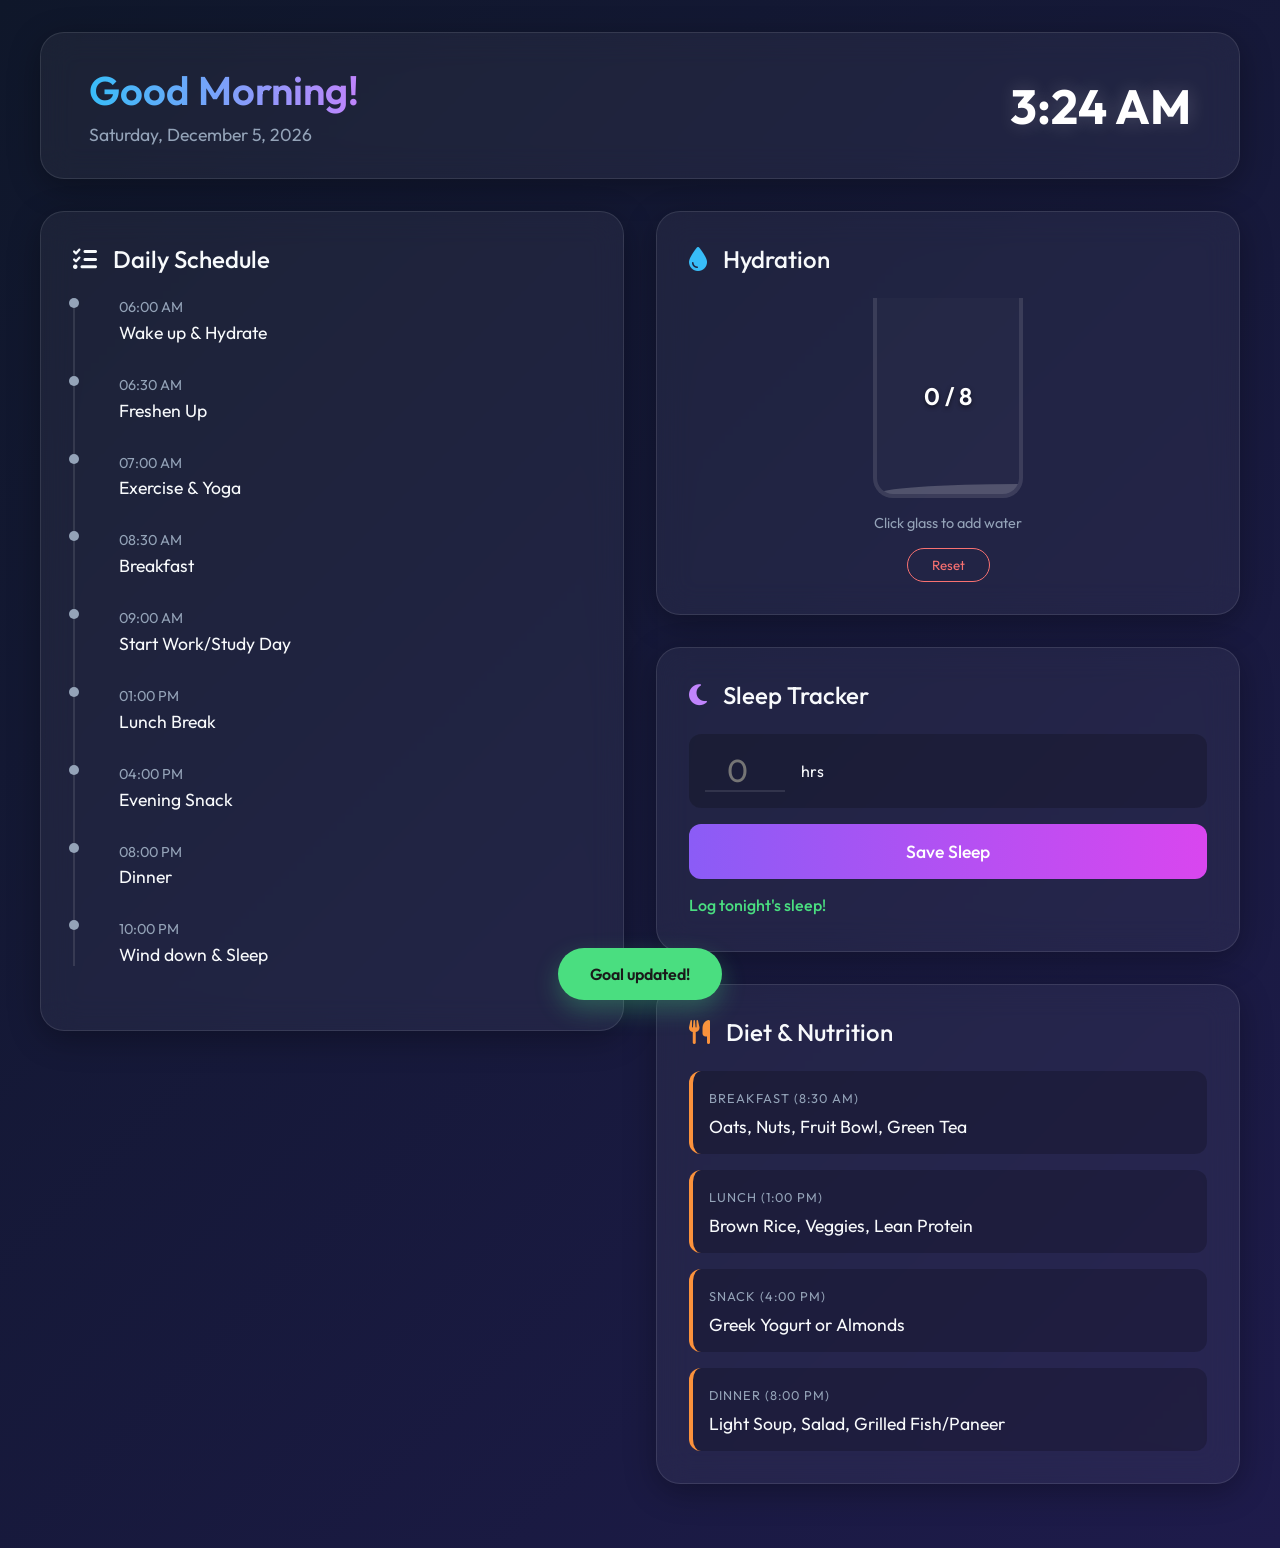
<file: DAILY TRACKER/index.html>
<!DOCTYPE html>
<html lang="en">
<head>
    <meta charset="UTF-8">
    <meta name="viewport" content="width=device-width, initial-scale=1.0">
    <title>Daily Routine & Habit Tracker</title>
    <!-- Modern Typography: Outfit -->
    <link href="https://fonts.googleapis.com/css2?family=Outfit:wght@300;400;500;600;700&display=swap" rel="stylesheet">
    <!-- FontAwesome for Icons -->
    <link rel="stylesheet" href="https://cdnjs.cloudflare.com/ajax/libs/font-awesome/6.4.0/css/all.min.css">
    <link rel="stylesheet" href="style.css">
</head>
<body>
    <div class="app-container">
        <!-- Header Section -->
        <header class="dashboard-header glass-panel">
            <div class="greeting-sec">
                <h1 id="greeting">Good Morning!</h1>
                <p id="current-date">Fetching date...</p>
            </div>
            <div class="time-sec">
                <h2 id="current-time">00:00</h2>
            </div>
        </header>

        <!-- Main Grid Layout -->
        <main class="dashboard-grid">
            
            <!-- Left Column: Schedule & Tasks -->
            <section class="left-col">
                <!-- Daily Schedule / Timeline -->
                <div class="widget timeline-widget glass-panel">
                    <div class="widget-header">
                        <i class="fa-solid fa-list-check"></i>
                        <h3>Daily Schedule</h3>
                    </div>
                    <ul class="timeline" id="schedule-timeline">
                        <li class="timeline-item" data-time="06:00">
                            <span class="time-label">06:00 AM</span>
                            <div class="timeline-content">Wake up & Hydrate</div>
                        </li>
                        <li class="timeline-item" data-time="06:30">
                            <span class="time-label">06:30 AM</span>
                            <div class="timeline-content">Freshen Up</div>
                        </li>
                        <li class="timeline-item" data-time="07:00">
                            <span class="time-label">07:00 AM</span>
                            <div class="timeline-content">Exercise & Yoga</div>
                        </li>
                        <li class="timeline-item" data-time="08:30">
                            <span class="time-label">08:30 AM</span>
                            <div class="timeline-content">Breakfast</div>
                        </li>
                        <li class="timeline-item" data-time="09:00">
                            <span class="time-label">09:00 AM</span>
                            <div class="timeline-content">Start Work/Study Day</div>
                        </li>
                        <li class="timeline-item" data-time="13:00">
                            <span class="time-label">01:00 PM</span>
                            <div class="timeline-content">Lunch Break</div>
                        </li>
                        <li class="timeline-item" data-time="16:00">
                            <span class="time-label">04:00 PM</span>
                            <div class="timeline-content">Evening Snack</div>
                        </li>
                        <li class="timeline-item" data-time="20:00">
                            <span class="time-label">08:00 PM</span>
                            <div class="timeline-content">Dinner</div>
                        </li>
                        <li class="timeline-item" data-time="22:00">
                            <span class="time-label">10:00 PM</span>
                            <div class="timeline-content">Wind down & Sleep</div>
                        </li>
                    </ul>
                </div>
            </section>

            <!-- Right Column: Habit Trackers -->
            <section class="right-col">
                
                <!-- Water Tracker Widget -->
                <div class="widget tracker-widget glass-panel">
                    <div class="widget-header">
                        <i class="fa-solid fa-droplet" style="color: var(--calm-blue);"></i>
                        <h3>Hydration</h3>
                    </div>
                    <div class="water-tracker">
                        <div class="water-glass" id="water-add-btn">
                            <div class="water-fill" id="water-fill-level"></div>
                            <span class="water-text"><span id="water-count">0</span> / 8</span>
                        </div>
                        <p class="tracker-hint">Click glass to add water</p>
                        <button class="reset-btn" id="water-reset">Reset</button>
                    </div>
                </div>

                <!-- Sleep Tracker Widget -->
                <div class="widget tracker-widget glass-panel">
                    <div class="widget-header">
                        <i class="fa-solid fa-moon" style="color: var(--neon-purple);"></i>
                        <h3>Sleep Tracker</h3>
                    </div>
                    <div class="sleep-tracker">
                        <div class="sleep-input-group">
                            <input type="number" id="sleep-hours" min="0" max="24" step="0.5" placeholder="0">
                            <span>hrs</span>
                        </div>
                        <button class="action-btn" id="save-sleep">Save Sleep</button>
                        <div class="sleep-feedback" id="sleep-feedback">Log tonight's sleep!</div>
                    </div>
                </div>

                <!-- Diet & Food Timetable Widget -->
                <div class="widget diet-widget glass-panel">
                    <div class="widget-header">
                        <i class="fa-solid fa-utensils" style="color: var(--vibrant-orange);"></i>
                        <h3>Diet & Nutrition</h3>
                    </div>
                    <div class="diet-cards">
                        <div class="diet-card">
                            <span class="meal-time">Breakfast (8:30 AM)</span>
                            <p>Oats, Nuts, Fruit Bowl, Green Tea</p>
                        </div>
                        <div class="diet-card">
                            <span class="meal-time">Lunch (1:00 PM)</span>
                            <p>Brown Rice, Veggies, Lean Protein</p>
                        </div>
                        <div class="diet-card">
                            <span class="meal-time">Snack (4:00 PM)</span>
                            <p>Greek Yogurt or Almonds</p>
                        </div>
                        <div class="diet-card">
                            <span class="meal-time">Dinner (8:00 PM)</span>
                            <p>Light Soup, Salad, Grilled Fish/Paneer</p>
                        </div>
                    </div>
                </div>

            </section>
        </main>
    </div>

    <!-- Toast Notification -->
    <div id="toast" class="toast">Goal updated!</div>

    <script src="app.js"></script>
</body>
</html>
</file>
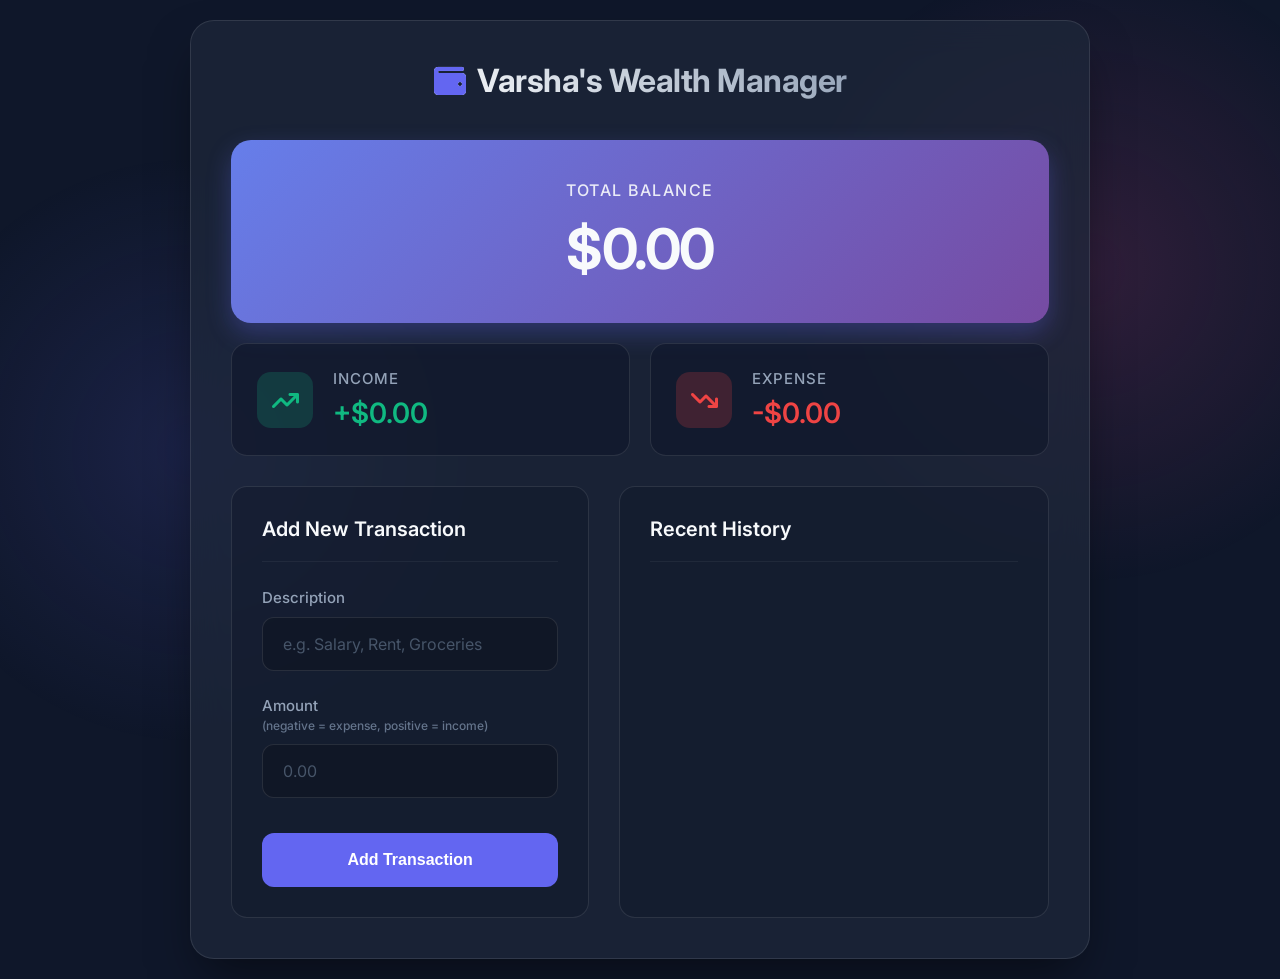
<file: MONEY MANAGER/index.html>
<!DOCTYPE html>
<html lang="en">

<head>
    <meta charset="UTF-8">
    <meta name="viewport" content="width=device-width, initial-scale=1.0">
    <title>Money Management Portal | Money Manager</title>
    <!-- Google Fonts: Inter -->
    <link href="https://fonts.googleapis.com/css2?family=Inter:wght@300;400;500;600;700&display=swap" rel="stylesheet">
    <!-- Font Awesome for Icons -->
    <link rel="stylesheet" href="https://cdnjs.cloudflare.com/ajax/libs/font-awesome/6.4.0/css/all.min.css">
    <link rel="stylesheet" href="styles.css">
</head>

<body>
    <div class="background-animation"></div>

    <div class="container glassmorphism">
        <header>
            <h1><i class="fa-solid fa-wallet"></i>Varsha's Wealth Manager</h1>
        </header>

        <section class="dashboard">
            <div class="balance-card">
                <h2>Total Balance</h2>
                <h1 id="balance">$0.00</h1>
            </div>

            <div class="summary">
                <div class="income-card">
                    <div class="icon"><i class="fa-solid fa-arrow-trend-up"></i></div>
                    <div>
                        <h3>Income</h3>
                        <p id="money-plus" class="money plus">+$0.00</p>
                    </div>
                </div>
                <div class="expense-card">
                    <div class="icon"><i class="fa-solid fa-arrow-trend-down"></i></div>
                    <div>
                        <h3>Expense</h3>
                        <p id="money-minus" class="money minus">-$0.00</p>
                    </div>
                </div>
            </div>
        </section>

        <section class="main-content">
            <div class="add-transaction glass-panel">
                <h3>Add New Transaction</h3>
                <form id="form">
                    <div class="form-control">
                        <label for="text">Description</label>
                        <input type="text" id="text" placeholder="e.g. Salary, Rent, Groceries" autocomplete="off" />
                    </div>
                    <div class="form-control">
                        <label for="amount">Amount <br /><small>(negative = expense, positive = income)</small></label>
                        <input type="number" id="amount" placeholder="0.00" step="0.01" />
                    </div>
                    <button class="btn" type="submit">Add Transaction</button>
                </form>
            </div>

            <div class="transaction-history glass-panel">
                <h3>Recent History</h3>
                <ul id="list" class="list">
                    <!-- Dynamic transactions go here -->
                </ul>
            </div>
        </section>
    </div>

    <script src="app.js"></script>
</body>

</html>
</file>
<file: DAILY TRACKER/style.css>
:root {
    /* Color Palette - Premium Dark Theme */
    --bg-gradient: linear-gradient(135deg, #0f172a, #1e1b4b);
    --glass-bg: rgba(255, 255, 255, 0.05);
    --glass-border: rgba(255, 255, 255, 0.1);
    --text-primary: #f8fafc;
    --text-secondary: #94a3b8;
    
    /* Accents */
    --calm-blue: #38bdf8;
    --neon-purple: #c084fc;
    --vibrant-orange: #fb923c;
    --success-green: #4ade80;
    --danger-red: #f87171;
}

* {
    margin: 0;
    padding: 0;
    box-sizing: border-box;
    font-family: 'Outfit', sans-serif;
}

body {
    background: var(--bg-gradient);
    color: var(--text-primary);
    min-height: 100vh;
    display: flex;
    justify-content: center;
    align-items: center;
    padding: 2rem;
    overflow-x: hidden;
}

.app-container {
    width: 100%;
    max-width: 1200px;
    display: flex;
    flex-direction: column;
    gap: 2rem;
}

/* Glassmorphism Basis */
.glass-panel {
    background: var(--glass-bg);
    backdrop-filter: blur(16px);
    -webkit-backdrop-filter: blur(16px);
    border: 1px solid var(--glass-border);
    border-radius: 24px;
    box-shadow: 0 8px 32px 0 rgba(0, 0, 0, 0.3);
}

/* Header */
.dashboard-header {
    display: flex;
    justify-content: space-between;
    align-items: center;
    padding: 2rem 3rem;
}

.greeting-sec h1 {
    font-size: 2.5rem;
    font-weight: 600;
    background: linear-gradient(to right, var(--calm-blue), var(--neon-purple));
    -webkit-background-clip: text;
    -webkit-text-fill-color: transparent;
    margin-bottom: 0.5rem;
}

.greeting-sec p {
    color: var(--text-secondary);
    font-size: 1.1rem;
}

.time-sec h2 {
    font-size: 3rem;
    font-weight: 700;
    color: #fff;
    text-shadow: 0 0 20px rgba(255,255,255,0.2);
}

/* Grid Layout */
.dashboard-grid {
    display: grid;
    grid-template-columns: 1fr 1fr;
    gap: 2rem;
}

@media (max-width: 900px) {
    .dashboard-grid {
        grid-template-columns: 1fr;
    }
}

/* Widgets Base */
.widget {
    padding: 2rem;
    margin-bottom: 2rem;
    transition: transform 0.3s ease;
}

.widget:hover {
    transform: translateY(-5px);
}

.widget-header {
    display: flex;
    align-items: center;
    gap: 1rem;
    margin-bottom: 1.5rem;
}

.widget-header h3 {
    font-size: 1.5rem;
    font-weight: 500;
}

.widget-header i {
    font-size: 1.5rem;
}

/* Timeline/Schedule */
.timeline {
    list-style: none;
    position: relative;
    padding-left: 20px;
    border-left: 2px solid var(--glass-border);
}

.timeline-item {
    position: relative;
    margin-bottom: 2rem;
    padding-left: 1.5rem;
    transition: all 0.3s ease;
}

.timeline-item::before {
    content: '';
    position: absolute;
    left: -26px;
    top: 0;
    width: 10px;
    height: 10px;
    border-radius: 50%;
    background: var(--text-secondary);
    border: 3px solid var(--bg-gradient);
    transition: all 0.3s ease;
}

.timeline-item.active::before {
    background: var(--success-green);
    box-shadow: 0 0 10px var(--success-green);
}

.timeline-item.active .timeline-content {
    color: #fff;
    font-weight: 600;
}

.time-label {
    display: block;
    font-size: 0.9rem;
    color: var(--text-secondary);
    margin-bottom: 0.3rem;
}

.timeline-content {
    font-size: 1.1rem;
    color: var(--text-primary);
}

/* Water Tracker */
.water-tracker {
    display: flex;
    flex-direction: column;
    align-items: center;
    gap: 1rem;
}

.water-glass {
    width: 150px;
    height: 200px;
    border: 4px solid var(--glass-border);
    border-top: none;
    border-radius: 0 0 20px 20px;
    position: relative;
    overflow: hidden;
    cursor: pointer;
    background: rgba(255,255,255,0.02);
    display: flex;
    justify-content: center;
    align-items: center;
    transition: all 0.2s ease;
}

.water-glass:active {
    transform: scale(0.95);
}

.water-fill {
    position: absolute;
    bottom: 0;
    left: 0;
    width: 100%;
    height: 0%; /* Dynamic */
    background: linear-gradient(to top, #0ea5e9, #38bdf8);
    transition: height 0.5s cubic-bezier(0.4, 0, 0.2, 1);
    z-index: 1;
}

/* Add wave effect */
.water-fill::before {
    content: '';
    position: absolute;
    top: -10px;
    left: 0;
    width: 200%;
    height: 20px;
    background: rgba(255, 255, 255, 0.2);
    border-radius: 50%;
    animation: wave 2s infinite linear;
}

@keyframes wave {
    0% { transform: translateX(0); }
    100% { transform: translateX(-50%); }
}

.water-text {
    position: relative;
    z-index: 2;
    font-size: 1.5rem;
    font-weight: 600;
    color: #fff;
    text-shadow: 0 2px 4px rgba(0,0,0,0.5);
}

.tracker-hint {
    color: var(--text-secondary);
    font-size: 0.9rem;
}

/* Sleep Tracker */
.sleep-tracker {
    display: flex;
    flex-direction: column;
    gap: 1rem;
}

.sleep-input-group {
    display: flex;
    align-items: center;
    gap: 1rem;
    background: rgba(0,0,0,0.2);
    padding: 1rem;
    border-radius: 12px;
}

.sleep-input-group input {
    background: transparent;
    border: none;
    color: #fff;
    font-size: 2rem;
    width: 80px;
    text-align: center;
    outline: none;
    border-bottom: 2px solid var(--glass-border);
}

.sleep-input-group input:focus {
    border-bottom-color: var(--neon-purple);
}

.sleep-feedback {
    min-height: 24px;
    color: var(--success-green);
    font-weight: 500;
}

/* Diet Plan Cards */
.diet-cards {
    display: flex;
    flex-direction: column;
    gap: 1rem;
}

.diet-card {
    background: rgba(0,0,0,0.2);
    padding: 1rem;
    border-radius: 12px;
    border-left: 4px solid var(--vibrant-orange);
}

.diet-card .meal-time {
    font-size: 0.8rem;
    color: var(--text-secondary);
    text-transform: uppercase;
    letter-spacing: 1px;
}

.diet-card p {
    margin-top: 0.5rem;
    font-size: 1.1rem;
}

/* Buttons */
.action-btn {
    background: linear-gradient(to right, #8b5cf6, #d946ef);
    color: #fff;
    border: none;
    padding: 1rem;
    border-radius: 12px;
    font-size: 1.1rem;
    font-weight: 500;
    cursor: pointer;
    transition: opacity 0.3s;
}

.action-btn:hover {
    opacity: 0.9;
}

.reset-btn {
    background: transparent;
    border: 1px solid var(--danger-red);
    color: var(--danger-red);
    padding: 0.5rem 1.5rem;
    border-radius: 20px;
    cursor: pointer;
    transition: all 0.3s;
}

.reset-btn:hover {
    background: var(--danger-red);
    color: #fff;
}

/* Toast Notification */
.toast {
    position: fixed;
    bottom: -100px;
    left: 50%;
    transform: translateX(-50%);
    background: var(--success-green);
    color: #1a1a1a;
    padding: 1rem 2rem;
    border-radius: 30px;
    font-weight: 600;
    box-shadow: 0 10px 25px rgba(74, 222, 128, 0.3);
    transition: bottom 0.4s cubic-bezier(0.68, -0.55, 0.265, 1.55);
    z-index: 1000;
}

.toast.show {
    bottom: 40px;
}
</file>
<file: MONEY MANAGER/styles.css>
:root {
    --primary-gradient: linear-gradient(135deg, #667eea 0%, #764ba2 100%);
    --bg-dark: #0f172a;
    --glass-bg: rgba(30, 41, 59, 0.7);
    --glass-border: rgba(255, 255, 255, 0.1);
    --text-primary: #f8fafc;
    --text-secondary: #94a3b8;
    --accent-green: #10b981;
    --accent-red: #ef4444;
    --accent-brand: #6366f1;
}

* {
    box-sizing: border-box;
    margin: 0;
    padding: 0;
}

body {
    background-color: var(--bg-dark);
    color: var(--text-primary);
    font-family: 'Inter', sans-serif;
    display: flex;
    justify-content: center;
    align-items: center;
    min-height: 100vh;
    overflow-x: hidden;
    position: relative;
    padding: 20px;
}

/* Background Animations */
.background-animation {
    position: fixed;
    top: 0; left: 0; width: 100vw; height: 100vh;
    z-index: -1;
    background: radial-gradient(circle at 15% 50%, rgba(99, 102, 241, 0.15), transparent 25%),
                radial-gradient(circle at 85% 30%, rgba(236, 72, 153, 0.15), transparent 25%);
}

.container {
    width: 100%;
    margin: 0 auto;
    max-width: 900px;
    padding: 40px;
    border-radius: 24px;
}

.glassmorphism {
    background: var(--glass-bg);
    backdrop-filter: blur(16px);
    -webkit-backdrop-filter: blur(16px);
    border: 1px solid var(--glass-border);
    box-shadow: 0 25px 50px -12px rgba(0, 0, 0, 0.5);
}

header {
    text-align: center;
    margin-bottom: 40px;
}

header h1 {
    font-size: 32px;
    font-weight: 700;
    letter-spacing: -0.5px;
    background: -webkit-linear-gradient(45deg, #f8fafc, #94a3b8);
    -webkit-background-clip: text;
    -webkit-text-fill-color: transparent;
    display: inline-flex;
    align-items: center;
    gap: 12px;
}

header h1 i {
    color: var(--accent-brand);
    -webkit-text-fill-color: initial;
}

/* Dashboard */
.dashboard {
    display: flex;
    flex-direction: column;
    gap: 20px;
    margin-bottom: 30px;
}

.balance-card {
    background: var(--primary-gradient);
    border-radius: 20px;
    padding: 40px;
    text-align: center;
    box-shadow: 0 10px 25px rgba(99, 102, 241, 0.3);
}

.balance-card h2 {
    font-weight: 500;
    font-size: 16px;
    text-transform: uppercase;
    letter-spacing: 1.5px;
    opacity: 0.9;
    margin-bottom: 15px;
}

.balance-card h1 {
    font-size: 56px;
    font-weight: 700;
    letter-spacing: -1.5px;
}

.summary {
    display: grid;
    grid-template-columns: 1fr 1fr;
    gap: 20px;
}

.income-card, .expense-card {
    background: rgba(15, 23, 42, 0.6);
    border: 1px solid var(--glass-border);
    border-radius: 16px;
    padding: 25px;
    display: flex;
    align-items: center;
    gap: 20px;
    transition: transform 0.3s ease;
}

.income-card:hover, .expense-card:hover {
    transform: translateY(-2px);
}

.income-card .icon, .expense-card .icon {
    width: 56px;
    height: 56px;
    border-radius: 14px;
    display: flex;
    justify-content: center;
    align-items: center;
    font-size: 24px;
}

.income-card .icon {
    background: rgba(16, 185, 129, 0.2);
    color: var(--accent-green);
}

.expense-card .icon {
    background: rgba(239, 68, 68, 0.2);
    color: var(--accent-red);
}

.income-card h3, .expense-card h3 {
    font-size: 15px;
    color: var(--text-secondary);
    font-weight: 500;
    text-transform: uppercase;
    letter-spacing: 1px;
}

.income-card p { color: var(--accent-green); font-size: 28px; font-weight: 600; margin-top: 8px; }
.expense-card p { color: var(--accent-red); font-size: 28px; font-weight: 600; margin-top: 8px; }

/* Layout Grid */
.main-content {
    display: grid;
    grid-template-columns: 1fr 1.2fr;
    gap: 30px;
}

@media(max-width: 768px) {
    .main-content {
        grid-template-columns: 1fr;
    }
    .summary {
        grid-template-columns: 1fr;
    }
}

.glass-panel {
    background: rgba(15, 23, 42, 0.4);
    border: 1px solid var(--glass-border);
    border-radius: 16px;
    padding: 30px;
    height: 100%;
}

.glass-panel h3 {
    border-bottom: 1px solid rgba(255, 255, 255, 0.05);
    padding-bottom: 20px;
    margin-bottom: 25px;
    font-size: 20px;
    font-weight: 600;
}

/* Form Styles */
.form-control {
    margin-bottom: 25px;
}
.form-control label {
    display: inline-block;
    margin-bottom: 10px;
    font-size: 15px;
    color: var(--text-secondary);
    font-weight: 500;
}
.form-control small { color: #64748b; font-size: 12px;}
.form-control input {
    width: 100%;
    padding: 16px 20px;
    border-radius: 12px;
    border: 1px solid var(--glass-border);
    background: rgba(0, 0, 0, 0.2);
    color: var(--text-primary);
    font-size: 16px;
    font-family: inherit;
    transition: all 0.3s ease;
}
.form-control input::placeholder {
    color: #475569;
}
.form-control input:focus {
    outline: none;
    border-color: var(--accent-brand);
    background: rgba(0, 0, 0, 0.4);
    box-shadow: 0 0 0 4px rgba(99, 102, 241, 0.15);
}

.btn {
    width: 100%;
    background: var(--accent-brand);
    color: #fff;
    border: none;
    padding: 18px;
    font-size: 16px;
    border-radius: 12px;
    cursor: pointer;
    font-weight: 600;
    transition: background 0.3s, transform 0.1s;
    margin-top: 10px;
}
.btn:hover { background: #4f46e5; }
.btn:active { transform: scale(0.98); }

/* List Styles */
.list {
    list-style-type: none;
    padding: 0;
    margin: 0;
    max-height: 380px;
    overflow-y: auto;
    padding-right: 5px;
}
.list::-webkit-scrollbar { width: 6px; }
.list::-webkit-scrollbar-thumb { background: rgba(255,255,255,0.1); border-radius: 10px; }

.list li {
    background: rgba(30, 41, 59, 0.8);
    color: var(--text-primary);
    display: flex;
    justify-content: space-between;
    align-items: center;
    position: relative;
    padding: 20px;
    margin-bottom: 15px;
    border-radius: 12px;
    border-left: 4px solid #fff;
    transition: transform 0.2s, box-shadow 0.2s;
}
.list li:hover {
    transform: translateX(4px);
    background: rgba(30, 41, 59, 0.95);
}

.list li.plus { border-left-color: var(--accent-green); }
.list li.minus { border-left-color: var(--accent-red); }

.delete-btn {
    cursor: pointer;
    background-color: rgba(239, 68, 68, 0.1);
    color: var(--accent-red);
    border: 1px solid rgba(239, 68, 68, 0.2);
    width: 36px;
    height: 36px;
    border-radius: 50%;
    display: flex;
    justify-content: center;
    align-items: center;
    position: absolute;
    right: -10px;
    opacity: 0;
    transition: all 0.3s cubic-bezier(0.4, 0, 0.2, 1);
}

.list li:hover .delete-btn {
    opacity: 1;
    right: 15px;
}
.delete-btn:hover { 
    background-color: var(--accent-red);
    color: white;
    transform: scale(1.1); 
}
.list li span { font-weight: 600; font-size: 16px; padding-right: 30px; }
.list li .date {
    display: block;
    font-size: 12px;
    color: var(--text-secondary);
    margin-top: 6px;
    font-weight: 400;
}
</file>
